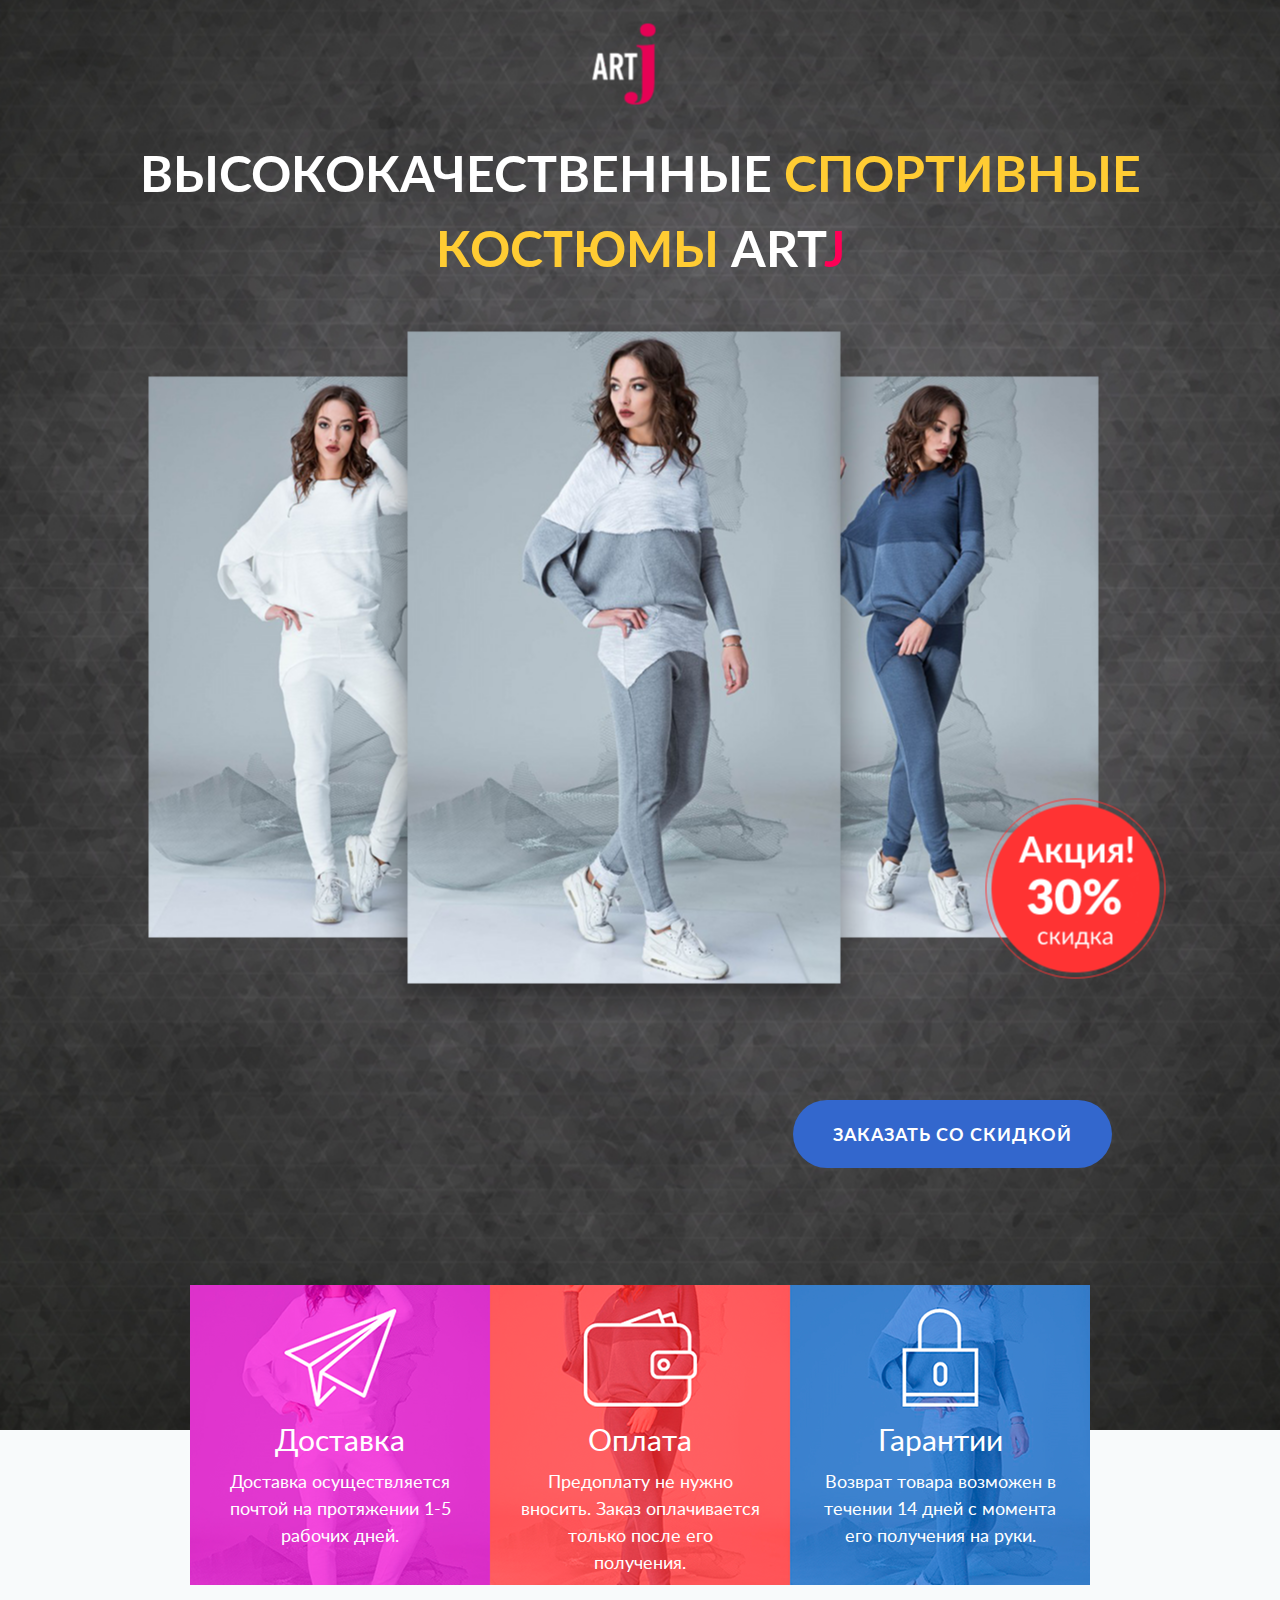
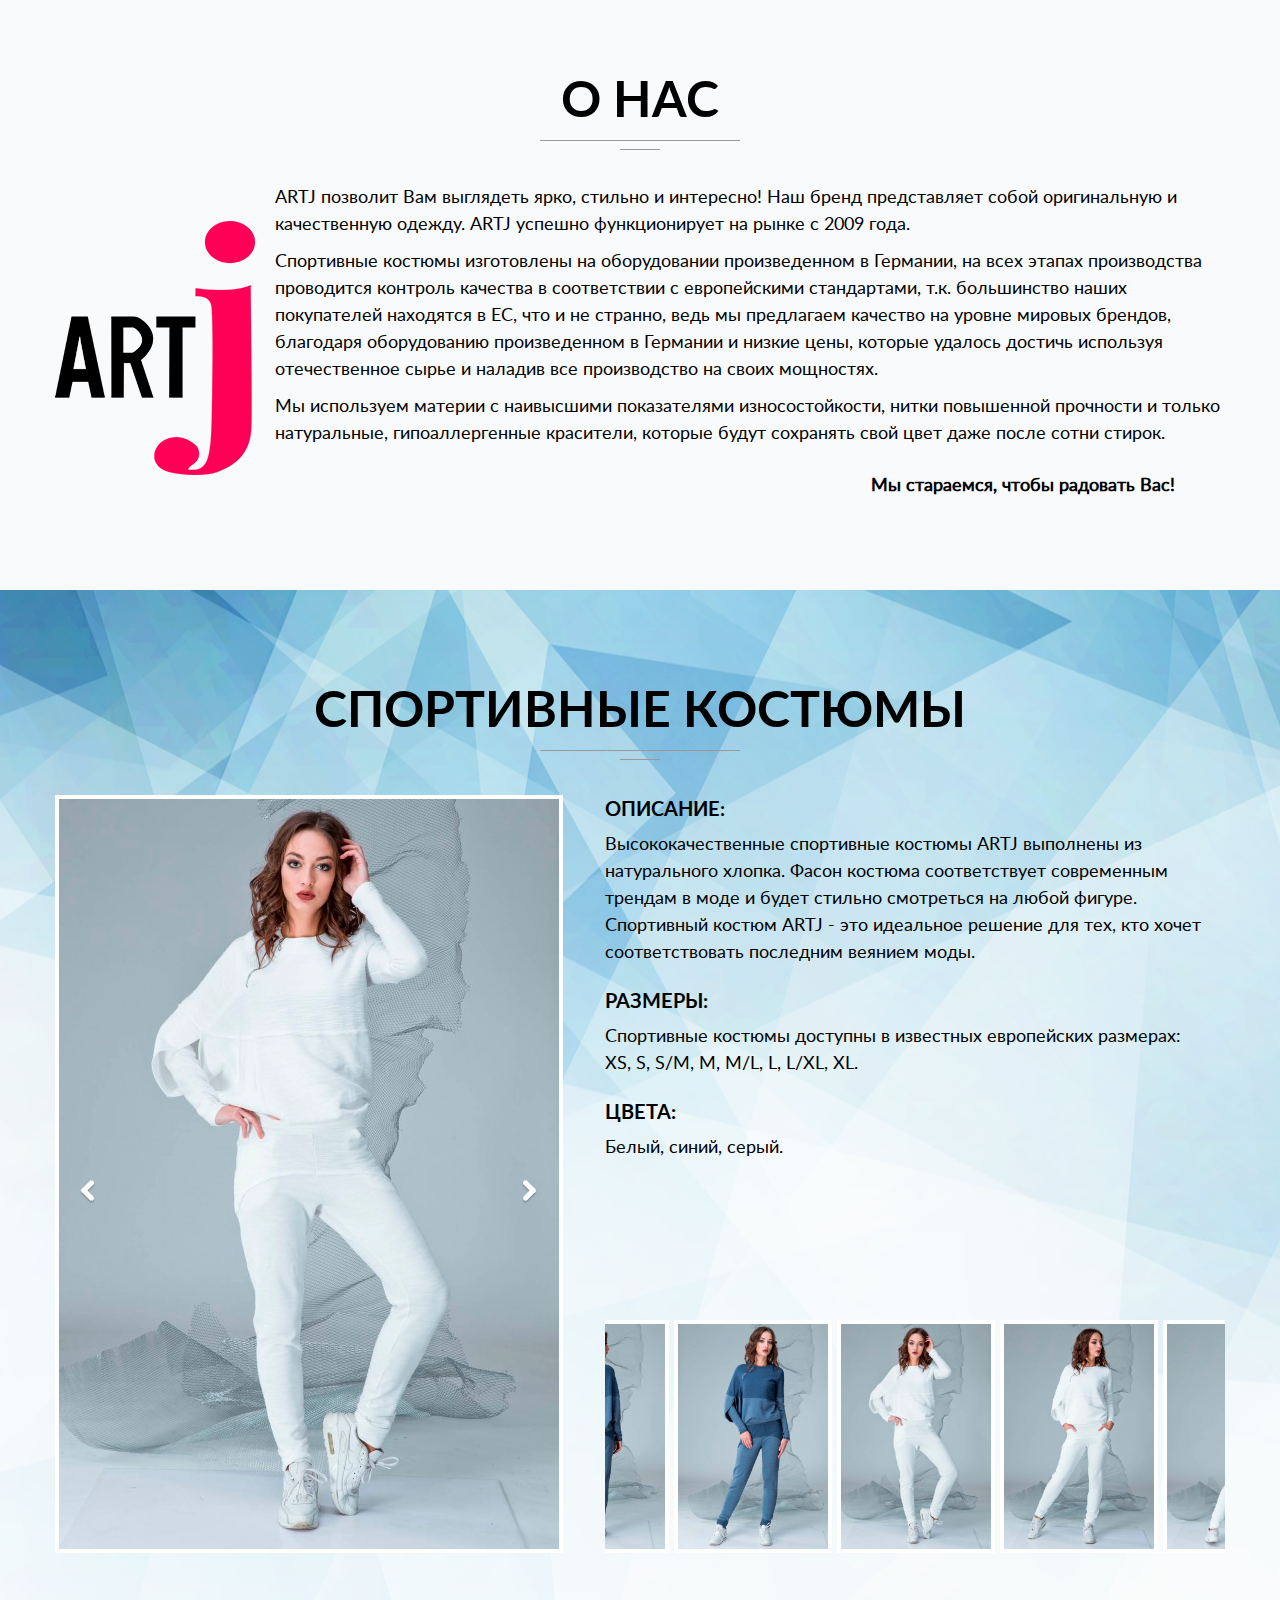
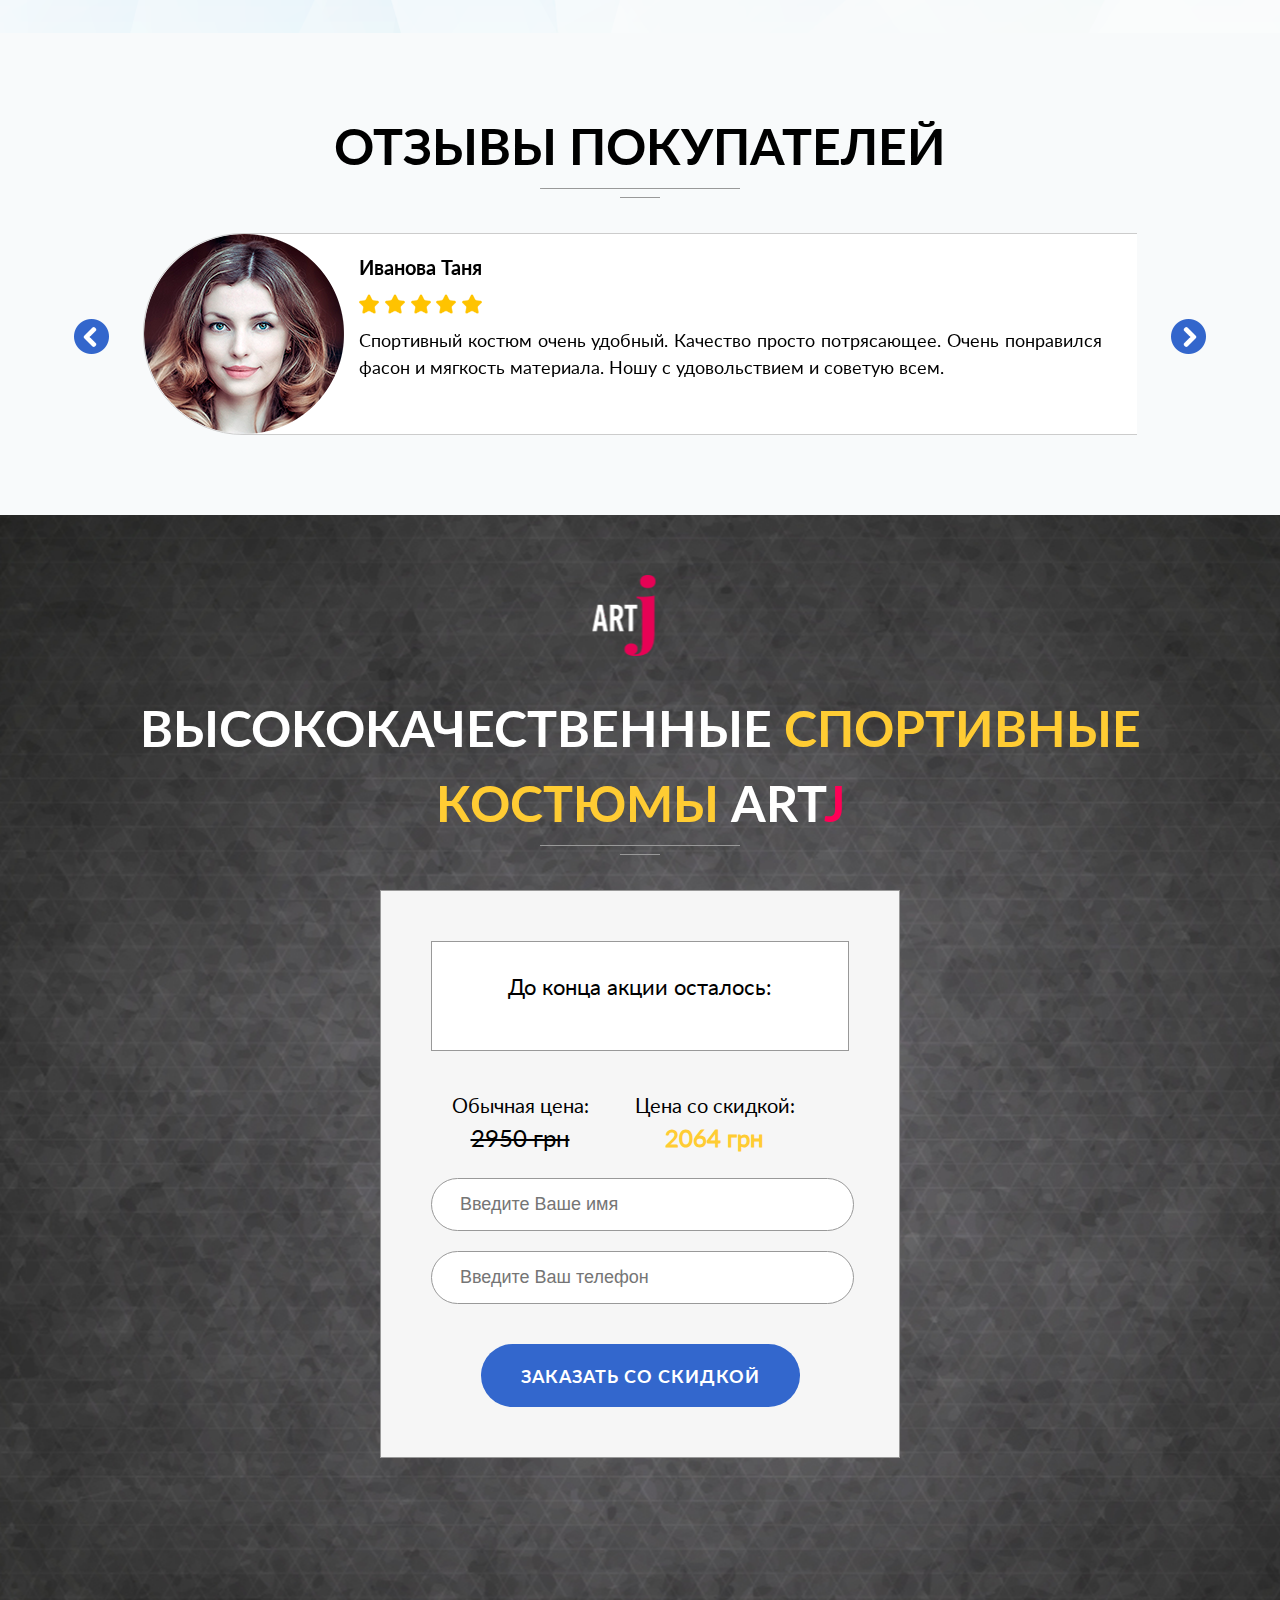
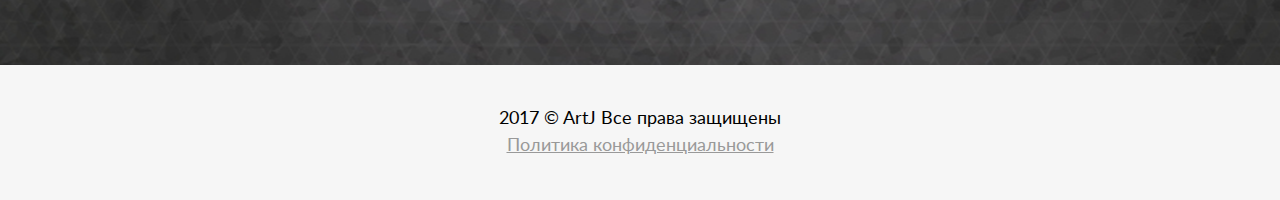
<file: index.html>
<!DOCTYPE html>
<html lang="en">

<head>
    <link rel="stylesheet" type="text/css" href="slick/slick.css" />
    <link rel="stylesheet" href="style.css">
    <meta name="viewport" content="width=device-width, initial-scale=1.0">
    <meta charset="UTF-8">
    <title>Document</title>
</head>

<body>
    <section id="block-1">
        <div class="container">
            <h1><span>Высококачественные</span> <span>спортивные костюмы</span> Art<span>J</span></h1>
            <div class="order">
                <div class="price wow bounceInLeft">
                    <div>
                        <p>Обычная цена:</p>
                        <p class="linethrough">2950 грн</p>
                    </div>
                    <div>
                        <p>Цена со скидкой:</p>
                        <p class="bold">2064 грн</p>
                    </div>
                </div>
                <a href="#back-form" class="button">ЗАКАЗАТЬ СО СКИДКОЙ</a>
            </div>
            <div class="order-mobile wow bounceInLeft ">
                <div class="old_price">
                    <h3>Обычная цена:</h3>
                    <p class="linethrough">2950 грн</p>
                </div>
                <div class="new_price wow bounceInLeft ">
                    <h3>Цена со скидкой:</h3>
                    <p class="bold">2064 грн</p>
                </div>
            </div>  </div>
    </section>
    <section id="block-2">
        <div class="container">
            <div class="deliv">
                <div>
                    <h2>Доставка</h2>
                    <p>Доставка осуществляется почтой на протяжении 1-5 рабочих дней. </p>
                </div>
                <div>
                    <h2>Оплата</h2>
                    <p>Предоплату не нужно вносить. Заказ оплачивается только после его получения.</p>
                </div>
                <div>
                    <h2>Гарантии</h2>
                    <p>Возврат товара возможен в течении 14 дней с момента его получения на руки.</p>
                </div>
            </div>
            <h1>О нас</h1>
            <div class="artj">
                <p>ARTJ позволит Вам выглядеть ярко, стильно и интересно! Наш бренд представляет собой оригинальную и качественную одежду. ARTJ успешно функционирует на рынке с 2009 года.</p>
                <p>Спортивные костюмы изготовлены на оборудовании произведенном в Германии, на всех этапах производства проводится контроль качества в соответствии с европейскими стандартами, т.к. большинство наших покупателей находятся в ЕС, что и не странно, ведь мы предлагаем качество на уровне мировых брендов, благодаря оборудованию произведенном в Германии и низкие цены, которые удалось достичь используя отечественное сырье и наладив все производство на своих мощностях.</p>
                <p>Мы используем материи с наивысшими показателями износостойкости, нитки повышенной прочности и только натуральные, гипоаллергенные красители, которые будут сохранять свой цвет даже после сотни стирок.</p>
                <p class="bold">Мы стараемся, чтобы радовать Вас!</p>
            </div>
        </div>
    </section>
    <section id="block-3" class=" clearfix">
        <div class="container">
            <h1>Спортивные костюмы</h1>
            <div class="slider-for">
                <div> <img src="img/slider_big/1.png" alt="1"> </div>
                <div> <img src="img/slider_big/2.png" alt="1"> </div>
                <div> <img src="img/slider_big/3.png" alt="1"> </div>
                <div> <img src="img/slider_big/4.png" alt="1"> </div>
                <div> <img src="img/slider_big/5.png" alt="1"> </div>
                <div> <img src="img/slider_big/6.png" alt="1"> </div>
                <div> <img src="img/slider_big/7.png" alt="1"> </div>
                <div> <img src="img/slider_big/8.png" alt="1"> </div>
                <div> <img src="img/slider_big/9.png" alt="1"> </div>
                <div> <img src="img/slider_big/10.png" alt="1"> </div>
            </div>
            <div class="descript">
                <h3>Описание:</h3>
                <p>Высококачественные спортивные костюмы ARTJ выполнены из натурального хлопка. Фасон костюма соответствует современным трендам в моде и будет стильно смотреться на любой фигуре. Спортивный костюм ARTJ - это идеальное решение для тех, кто хочет cooтветствовать последним веянием моды.</p>
                <h3>Размеры:</h3>
                <p>Спортивные костюмы доступны в известных европейских размерах:
                    <br> XS, S, S/M, M, M/L, L, L/XL, XL. </p>
                <h3>Цвета:</h3>
                <p>Белый, синий, серый.</p>
            </div>
            <div class="slider-nav">
                <div class="content"> <img src="img/slider_big/1.png" alt="1"> </div>
                <div class="content"> <img src="img/slider_big/2.png" alt="1"> </div>
                <div class="content"> <img src="img/slider_big/3.png" alt="1"> </div>
                <div class="content"> <img src="img/slider_big/4.png" alt="1"> </div>
                <div class="content"> <img src="img/slider_big/5.png" alt="1"> </div>
                <div class="content"> <img src="img/slider_big/6.png" alt="1"> </div>
                <div class="content"> <img src="img/slider_big/7.png" alt="1"> </div>
                <div class="content"> <img src="img/slider_big/8.png" alt="1"> </div>
                <div class="content"> <img src="img/slider_big/9.png" alt="1"> </div>
                <div class="content"> <img src="img/slider_big/10.png" alt="1"> </div>
            </div>
            <div class="descript-2">
                <h3>Описание:</h3>
                <p>Высококачественные спортивные костюмы ARTJ выполнены из натурального хлопка. Фасон костюма соответствует современным трендам в моде и будет стильно смотреться на любой фигуре. Спортивный костюм ARTJ - это идеальное решение для тех, кто хочет cooтветствовать последним веянием моды.</p>
                <h3>Размеры:</h3>
                <p>Спортивные костюмы доступны в известных европейских размерах:
                    <br> XS, S, S/M, M, M/L, L, L/XL, XL. </p>
                <h3>Цвета:</h3>
                <p>Белый, синий, серый.</p>
            </div>
        </div>
    </section>
    <section id="block-4">
        <div class="container">
            <h1>Отзывы покупателей</h1>
            <div class="comment">
                <div class="comment__single">
                    <h3>Иванова Таня</h3>
                    <p>Спортивный костюм очень удобный. Качество просто потрясающее. Очень понравился фасон и мягкость материала. Ношу с удовольствием и советую всем.</p>
                </div>
                <div class="comment__single">
                    <h3>Петрова Ира</h3>
                    <p>Костюм идеально подходит для походов на природу, занятий спортом, но и на культурных мероприятиях так и для посещений культурных мероприятий. Идеальный дизайн на все случаи жизни.</p>
                </div>
                <div class="comment__single">
                    <h3>Сидорова Зина</h3>
                    <p>Покупала костюм для занятий спортом и походов на природу, но, после комплиментов окружающих, начала одевать его на культурные мероприятия. Идеальный дизайн на все случаи жизни.</p>
                </div>
            </div>
        </div>
    </section>
    <section id="block-5">
        <div class="container">
            <h1><span>Высококачественные</span> <span>спортивные костюмы</span> Art<span>J</span></h1>
            <div id="back-form" class="back-form">
                <div class="form">
                    <div class="timer">
                        <h3>До конца акции осталось:</h3>
                        <!--<script src="http://megatimer.ru/s/72355488d53d3e79659ad423b082b6f3.js"></script>-->
                        <div class="timer_big">
                            <script src="http://megatimer.ru/s/31783fe735eea37f3800b86c0ec6fedc.js"></script>
                        </div>
                        <div class="timer_small">
                            <script src="http://megatimer.ru/s/95997083109e1893461c77105d084498.js"></script>
                        </div>
                    </div>
                    <div class="price">
                        <div>
                            <p>Обычная цена:</p>
                            <p class="linethrough">2950 грн</p>
                        </div>
                        <div>
                            <p>Цена со скидкой:</p>
                            <p class="bold">2064 грн</p>
                        </div>
                    </div>
                </div>
                <form>
                    <!--https://github.com/agragregra/uniMail-->
                    <!-- Hidden Required Fields -->
                    <input type="hidden" name="project_name" value="Site Name">
                    <input type="hidden" name="admin_email" value="admin@mail.com">
                    <input type="hidden" name="form_subject" value="Form Subject">
                    <!-- END Hidden Required Fields -->
                    <input type="text" name="Name" placeholder="Введите Ваше имя" required>
                    <br>
                    <input type="text" name="Phone" placeholder="Введите Ваш телефон" required>
                    <br>
                    <button class="button">ЗАКАЗАТЬ СО СКИДКОЙ</button>
                </form>
            </div>
        </div>
    </section>
    <section id="block-6">
        <div class="container">
            <h3>2017 © ArtJ Все права защищены </h3> <a href="/policy/index.html">Политика конфиденциальности</a> </div>
    </section>
    <script type="text/javascript" src="jquery-3.1.1.min.js"></script>
    <script src="mail/script.js"></script>
    <script type="text/javascript" src="slick/slick.min.js"></script>
    <script type="text/javascript">
        $(document).ready(function () {
            $('.comment').slick({
                dots: false
            });
            $('.slider-for').slick({
                slidesToShow: 1
                , slidesToScroll: 1
                , arrows: true
                , fade: true
                , asNavFor: '.slider-nav'
            });
            $('.slider-nav').slick({
                slidesToShow: 3
                , slidesToScroll: 1
                , asNavFor: '.slider-for'
                , dots: false
                , centerMode: true
                , focusOnSelect: true
                , variableWidth: true
                , arrows: false
            });
        });
    </script>
    <script src="wow/js/wow.min.js"></script>
    <script>
        new WOW().init();
    </script>
</body>

</html>
</file>
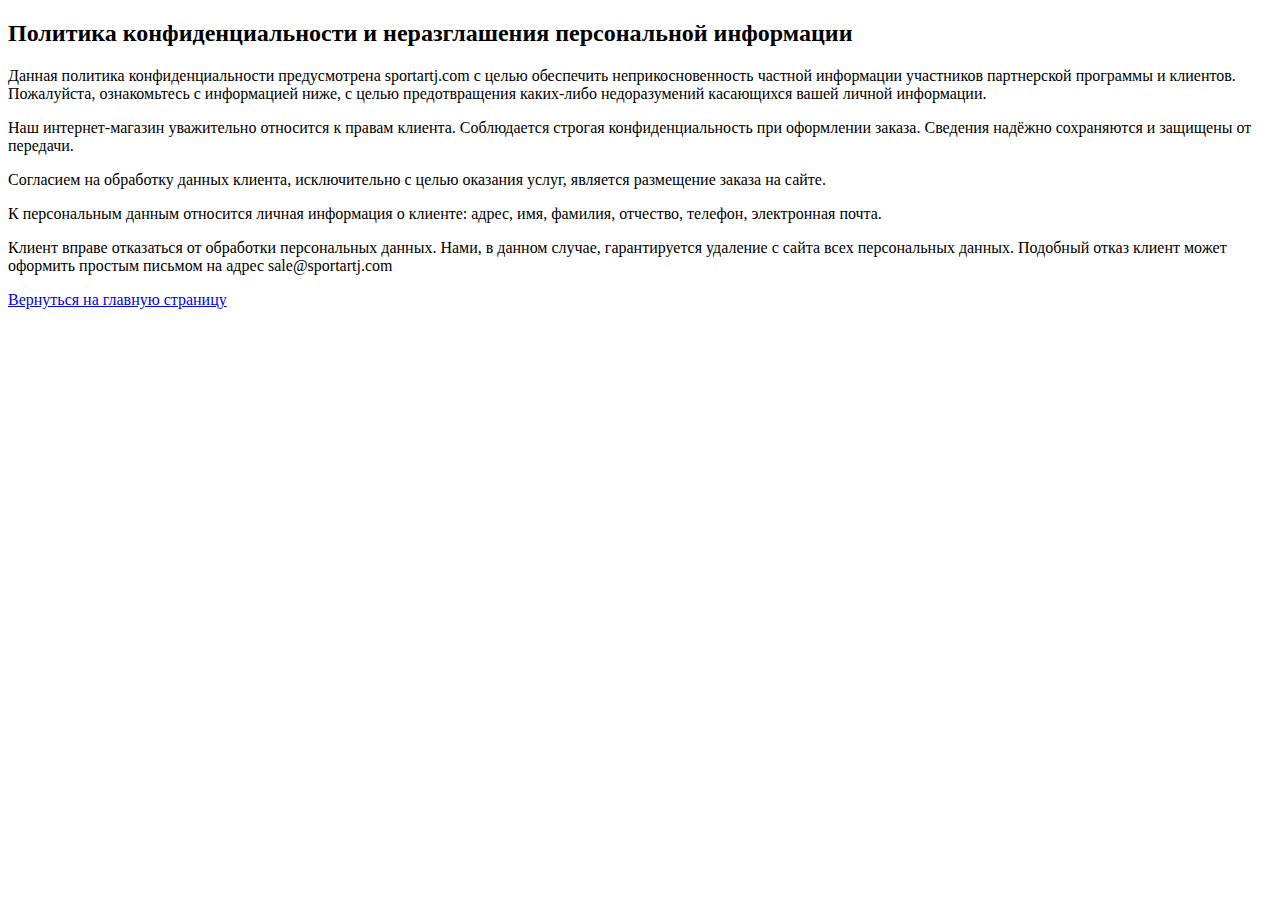
<file: policy/index.html>
<!DOCTYPE html>
<html lang="en">
<head>
    <meta charset="UTF-8">
    <title>Document</title>
</head>
<body>
    <div>
        <h2>Политика конфиденциальности и неразглашения персональной информации</h2>
        <p>Данная политика конфиденциальности предусмотрена sportartj.com с целью обеспечить неприкосновенность частной информации участников партнерской программы и клиентов. Пожалуйста, ознакомьтесь с информацией ниже, с целью предотвращения каких-либо недоразумений касающихся вашей личной информации.</p>
        <p>Наш интернет-магазин уважительно относится к правам клиента. Соблюдается строгая конфиденциальность при оформлении заказа. Сведения надёжно сохраняются и защищены от передачи.</p>
        <p>Согласием на обработку данных клиента, исключительно с целью оказания услуг, является размещение заказа на сайте.</p>
        <p>К персональным данным относится личная информация о клиенте: адрес, имя, фамилия, отчество, телефон, электронная почта.</p>
        <p>Клиент вправе отказаться от обработки персональных данных. Нами, в данном случае, гарантируется удаление с сайта всех персональных данных. Подобный отказ клиент может оформить простым письмом на адрес sale@sportartj.com</p>
    </div>
    <a href="/">Вернуться на главную страницу</a>
</body>
</html>
</file>
<file: style.css>
@import url(reset.css);
@import url(wow/css/animate.css);
/*-webkit-box-sizing: border-box;
-moz-box-sizing: border-box;
box-sizing: border-box;*/
@font-face {
  font-family: "LatoRegular";
  src: url("fonts/LatoRegular/LatoRegular.eot");
  src: url("fonts/LatoRegular/LatoRegular.eot?#iefix") format("embedded-opentype"), url("fonts/LatoRegular/LatoRegular.woff") format("woff"), url("fonts/LatoRegular/LatoRegular.ttf") format("truetype");
  font-style: normal;
  font-weight: normal; }
/* font-family: "LatoBold"; */
@font-face {
  font-family: "LatoBold";
  src: url("fonts/LatoBold/LatoBold.eot");
  src: url("fonts/LatoBold/LatoBold.eot?#iefix") format("embedded-opentype"), url("fonts/LatoBold/LatoBold.woff") format("woff"), url("fonts/LatoBold/LatoBold.ttf") format("truetype");
  font-style: normal;
  font-weight: normal; }
/* font-family: "LatoLight"; */
@font-face {
  font-family: "LatoLight";
  src: url("fonts/LatoLight/LatoLight.eot");
  src: url("fonts/LatoLight/LatoLight.eot?#iefix") format("embedded-opentype"), url("fonts/LatoLight/LatoLight.woff") format("woff"), url("fonts/LatoLight/LatoLight.ttf") format("truetype");
  font-style: normal;
  font-weight: normal; }
.clearfix::after {
  content: "";
  display: table;
  clear: both; }

*:focus {
  outline: none; }

body {
  font-family: "LatoRegular";
  font-size: 18px;
  font-style: normal;
  font-variant: normal;
  font-weight: 500;
  line-height: 1.5; }

.container {
  width: 1190px;
  padding: 0 10px;
  box-sizing: border-box;
  -moz-box-sizing: border-box;
  -webkit-box-sizing: border-box;
  -o-box-sizing: border-box;
  -ms-box-sizing: border-box;
  margin: 0 auto; }

.button {
  display: inline-block;
  padding: 23px 40px 18px;
  text-align: center;
  text-transform: uppercase;
  text-decoration: none;
  font-family: "LatoBold";
  font-size: 18px;
  letter-spacing: 1px;
  color: #fff;
  background: #3367cd;
  border: 0;
  border-radius: 50px;
  cursor: pointer;
  z-index: 15;
  transition: all linear 0.1s; }

.button:hover {
  background: #0b4972; }

h1 {
  font-family: "LatoBold";
  font-size: 50px;
  text-transform: uppercase;
  text-align: center;
  padding: 80px 0 10px;
  margin-bottom: 35px;
  background: url(img/h1.png) center bottom no-repeat; }
  h1 span:nth-child(2) {
    color: #ffcc33; }
  h1 span:nth-child(3) {
    color: #ff0056; }

.linethrough {
  text-decoration: line-through; }

.bold {
  font-weight: 600; }

/***** BLOCK 1 *****/
#block-1 {
  height: 1430px;
  background: url(img/block-1.png) center no-repeat; }
  #block-1 h1 {
    color: #fff;
    padding-top: 140px;
    padding-bottom: 800px;
    background: none;
    margin: 0; }

.price {
  display: inline-block;
  padding-right: 34px;
  background: url(img/triangle-red.png) center right no-repeat; }
  .price div {
    padding: 11px;
    font-size: 20px;
    text-align: center; }
  .price div:nth-child(1) {
    background-color: #f6f6f6;
    float: left; }
  .price div:nth-child(2) {
    padding-left: 35px;
    background: url(img/triangle-white.png) center left no-repeat;
    background-color: #ff2f2f;
    float: right;
    color: #fff; }
  .price .linethrough, .price .bold {
    font-size: 24px; }

.order {
  width: 100%;
  display: flex;
  justify-content: space-around;
  align-items: center; }

.order-mobile {
  display: none; }

/***** BLOCK 2 *****/
#block-2 {
  padding-top: 5px;
  padding-bottom: 80px;
  background-color: #f8fafb; }
  #block-2 .bold {
    margin-top: 15px;
    padding-right: 50px;
    text-align: right; }

.deliv {
  display: block;
  margin: 0 auto;
  width: 900px;
  height: 300px;
  background: url(img/block-2-order.png) center no-repeat;
  margin-top: -150px;
  color: #fff; }
  .deliv div {
    float: left;
    width: 300px;
    padding-top: 135px;
    text-align: center; }
    .deliv div h2 {
      font-size: 30px; }
    .deliv div p {
      padding: 5px 30px; }

.artj {
  background: url(img/artj.png) left center no-repeat;
  padding-left: 220px; }
  .artj p {
    padding-bottom: 10px; }

/***** BLOCK 3 *****/
#block-3 {
  padding-top: 5px;
  padding-bottom: 80px;
  background: url(img/block-3.png) center no-repeat; }
  #block-3 p {
    margin-bottom: 20px; }
  #block-3 h3 {
    font-size: 20px;
    color: #000;
    text-transform: uppercase;
    font-family: "LatoBold";
    padding-bottom: 7px; }

.slider-for {
  position: relative;
  width: 47%;
  float: left;
  z-index: 1; }
  .slider-for img {
    border: 4px solid #fff; }
  .slider-for button {
    position: absolute;
    z-index: 5;
    height: 37px;
    width: 37px;
    border: 0;
    cursor: pointer; }
  .slider-for button:nth-child(1) {
    top: 50%;
    left: 15px;
    background: url(img/left.png) center no-repeat; }
  .slider-for button:nth-child(1):hover {
    background: url(img/left-f.png) center no-repeat;
    cursor: pointer; }
  .slider-for button:nth-child(3) {
    top: 50%;
    right: 57px;
    background: url(img/right.png) center no-repeat; }
  .slider-for button:nth-child(3):hover {
    background: url(img/right-f.png) center no-repeat; }

.slider-nav img {
  width: 100%; }
.slider-nav .content {
  margin-right: 5px; }

.content {
  width: 150px;
  border: 4px solid #fff; }

.descript {
  padding-bottom: 138px; }

.descript-2 {
  display: none; }

/**** block-4 ****/
#block-4 {
  background-color: #f8fafb;
  padding-bottom: 80px; }

.comment {
  position: relative;
  width: 85%;
  margin: 0 auto; }
  .comment button {
    position: absolute;
    z-index: 5;
    height: 37px;
    width: 37px;
    border: 0;
    cursor: pointer; }
  .comment button:nth-child(1) {
    top: 85px;
    left: -70px;
    background: url(img/left-blue.png) center no-repeat; }
  .comment button:nth-child(1):hover {
    background: url(img/left-blue-f.png) center no-repeat; }
  .comment button:nth-child(3) {
    top: 85px;
    right: -70px;
    background: url(img/right-blue.png) center no-repeat; }
  .comment button:nth-child(3):hover {
    background: url(img/right-blue-f.png) center no-repeat; }

.comment__single {
  height: 200px;
  border: 1px solid #cccccc;
  border-radius: 100px 0 0 100px;
  padding: 0 20px 0 200px; }
  .comment__single p {
    padding: 15px;
    text-align: justify; }
  .comment__single h3 {
    padding: 20px 0 30px 15px;
    font-size: 20px;
    font-family: "LatoBold";
    background: url(img/stars.png) 15px 60px no-repeat; }

.comment__single:nth-child(2) {
  background: url(img/portrait-1.png) left no-repeat;
  background-color: #fff; }

.comment__single:nth-child(3) {
  background: url(img/portrait-1.png) left no-repeat;
  background-color: #fff; }

.comment__single:nth-child(4) {
  background: url(img/portrait-1.png) left no-repeat;
  background-color: #fff; }

/**** block-5 ****/
#block-5 {
  background: url(img/block-5.png) top no-repeat;
  height: 1150px; }
  #block-5 h1 {
    padding-top: 180px;
    color: #fff; }
  #block-5 .price p {
    color: #000; }
  #block-5 .price .bold {
    color: #ffcc33; }

.back-form {
  width: 520px;
  margin: 0 auto;
  background: #f6f6f6;
  padding: 50px;
  text-align: center;
  border: 1px solid #999;
  box-sizing: border-box;
  -moz-box-sizing: border-box;
  -webkit-box-sizing: border-box;
  -o-box-sizing: border-box;
  -ms-box-sizing: border-box; }
  .back-form .price, .back-form .price div {
    background: none; }
  .back-form input {
    font-size: 18px;
    padding: 15px 0 15px 28px;
    width: 94%;
    margin-bottom: 20px;
    border-radius: 30px;
    border: 1px solid #999; }
  .back-form button {
    margin-top: 20px; }

.timer {
  background: #fff;
  padding: 30px;
  margin-bottom: 30px;
  border: 1px solid #999; }
  .timer h3 {
    font-size: 22px;
    margin-bottom: 15px; }
  .timer .timer_small {
    display: none; }

/**** block 6  ****/
#block-6 {
  height: 135px;
  background-color: #f6f6f6;
  display: flex;
  align-items: center;
  text-align: center; }
  #block-6 a {
    color: #999999; }

/**** media ****/
@media screen and (max-width: 1190px) {
  .container {
    width: 960px;
    padding: 0 10px; }

  #block-1 {
    background: url(img/block-1-1170.png) center no-repeat;
    height: 946px; }
    #block-1 h1 {
      padding-top: 100px;
      padding-bottom: 440px; }

  .slider-for {
    width: 50%; }
    .slider-for img {
      width: 92%; }

  .descript {
    padding-bottom: 21px; }

  .content {
    width: 125px; } }
/* 960 */
@media screen and (max-width: 960px) {
  .container {
    width: 640px;
    padding: 0 10px; }

  h1 {
    font-size: 39px; }

  p {
    font-size: 17px; }

  /* 960 - block-1*/
  #block-1 {
    background: url(img/block-1-960.png) center no-repeat; }
    #block-1 h1 {
      padding-bottom: 420px; }

  .order {
    flex-direction: column; }

  .price {
    margin-bottom: 20px; }

  .deliv {
    width: 600px;
    height: 200px;
    margin-top: -100px;
    background: url(img/block-2-order-640.png); }
    .deliv div {
      width: 200px;
      padding-top: 90px; }
      .deliv div h2 {
        display: none; }
      .deliv div p {
        padding: 0 5px;
        font-size: 15px; }

  .comment button:nth-child(1) {
    top: 430px;
    left: 20px;
    background: url(img/left-blue.png) center no-repeat; }
  .comment button:nth-child(3) {
    top: 430px;
    right: 20px;
    background: url(img/right-blue.png) center no-repeat; }

  .comment__single {
    height: 265px;
    border-radius: 0;
    padding: 220px 10px 0 10px; }
    .comment__single h3 {
      padding: 20px 0 30px;
      background: url(img/stars.png) center 60px no-repeat;
      text-align: center; }
    .comment__single p {
      line-height: 1.6;
      padding-top: 15px; }

  .comment__single:nth-child(2) {
    background-position: center 25px; }

  .comment__single:nth-child(3) {
    background-position: center 25px; }

  .comment__single:nth-child(4) {
    background-position: center 25px; }

  /* 960 - block-1*/
  #block-3 p {
    margin-bottom: 5px; }
  #block-3 h3 {
    padding-bottom: 4px; }

  .slider-for button:nth-child(1) {
    left: 10px; }
  .slider-for button:nth-child(3) {
    right: 30px; } }
/* 640 */
@media screen and (max-width: 640px) {
  .button {
    display: block; }

  /* 640 - block-1 */
  #block-1 {
    background: url(img/block-1-640.png) center no-repeat;
    height: 780px; }
    #block-1 h1 {
      padding-bottom: 350px; }
      #block-1 h1 span:nth-child(1) {
        display: none; }

  h1 {
    font-size: 35px; }

  p {
    font-size: 18px; }

  .container {
    width: 320px;
    padding: 0 10px; }

  .button {
    font-size: 14px;
    padding-top: 20px; }

  /* 640-block-1 */
  .price {
    padding-right: 34px;
    display: none; }

  .price div {
    padding-right: 0; }
    .price div p {
      font-size: 14px; }
    .price div .linethrough, .price div .bold {
      font-size: 18px; }

  .order-mobile {
    display: block;
    margin-bottom: 15px;
    text-align: center; }
    .order-mobile h3 {
      font-size: 20px;
      font-family: "LatoBold"; }
    .order-mobile p {
      font-size: 19px; }
    .order-mobile .old_price {
      color: #fff; }
    .order-mobile .new_price {
      color: #ff2f2f; }

  /* 640-block-2 */
  #block-2 {
    padding-top: 50px; }

  .deliv {
    width: 290px;
    height: 869px;
    margin: 0 auto;
    background: url(img/block-2-order-320.png) no-repeat;
    box-sizing: border-box;
    -moz-box-sizing: border-box;
    -webkit-box-sizing: border-box;
    -o-box-sizing: border-box;
    -ms-box-sizing: border-box; }
    .deliv div {
      height: 290px;
      padding: 135px 20px 0;
      width: 290px;
      box-sizing: border-box;
      -moz-box-sizing: border-box;
      -webkit-box-sizing: border-box;
      -o-box-sizing: border-box;
      -ms-box-sizing: border-box; }
      .deliv div h2 {
        display: block; }
      .deliv div p {
        font-size: 17px; }

  .artj {
    padding: 0;
    background: none; }

  /* 640-block-3 */
  .slider-for {
    float: none;
    width: 100%;
    margin-bottom: 20px; }
    .slider-for img {
      width: 97%; }

  .descript {
    display: none; }

  .descript-2 {
    display: block; }

  .content {
    width: 88px; }

  .slider-nav {
    margin-bottom: 20px; }

  /* 640-block-4 */
  .comment {
    width: 300px; }
    .comment button:nth-child(1) {
      top: 520px;
      left: 20px;
      background: url(img/left-blue.png) center no-repeat; }
    .comment button:nth-child(3) {
      top: 520px;
      right: 20px;
      background: url(img/right-blue.png) center no-repeat; }

  .comment__single {
    height: 355px;
    border-radius: 0;
    padding: 220px 10px 0 10px; }
    .comment__single h3 {
      padding: 20px 0 30px;
      background: url(img/stars.png) center 60px no-repeat; }
    .comment__single p {
      line-height: 1.6;
      padding-top: 15px; }

  .comment__single:nth-child(2) {
    background-position: center 25px; }

  .comment__single:nth-child(3) {
    background-position: center 25px; }

  .comment__single:nth-child(4) {
    background-position: center 25px; }

  /* 640-block-5 */
  #block-5 {
    height: 800px; }
    #block-5 h1 span:nth-child(1) {
      display: none; }

  .back-form {
    width: 300px;
    padding: 10px 10px 20px; }
    .back-form input {
      width: 80%; }
    .back-form button {
      margin-top: 0; }

  .timer {
    padding: 20px 10px 20px; }
    .timer h3 {
      font-size: 20px; }
    .timer .timer_small {
      display: block; }
    .timer .timer_big {
      display: none; }

  .price {
    padding-right: 0;
    margin-bottom: 0; }
    .price div:nth-child(2) {
      padding-left: 22px; } }

/*# sourceMappingURL=style.css.map */
</file>
